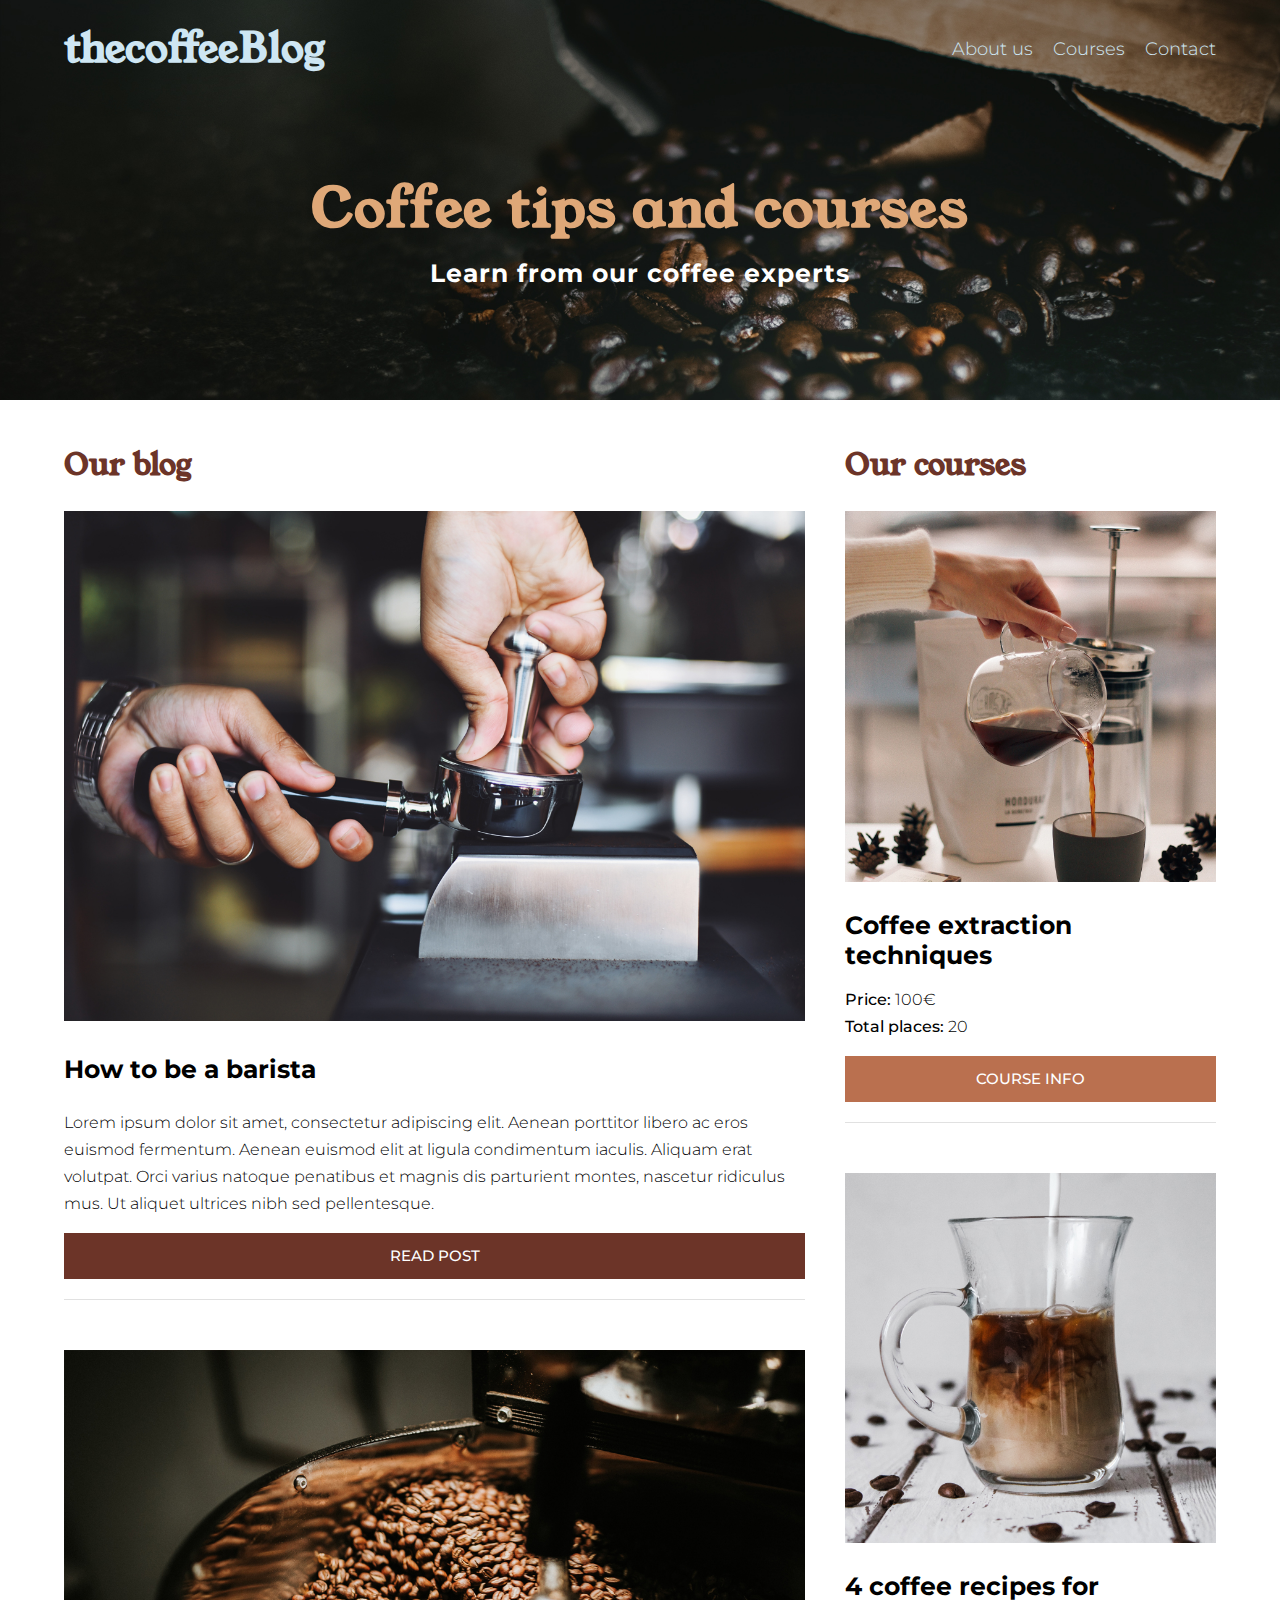
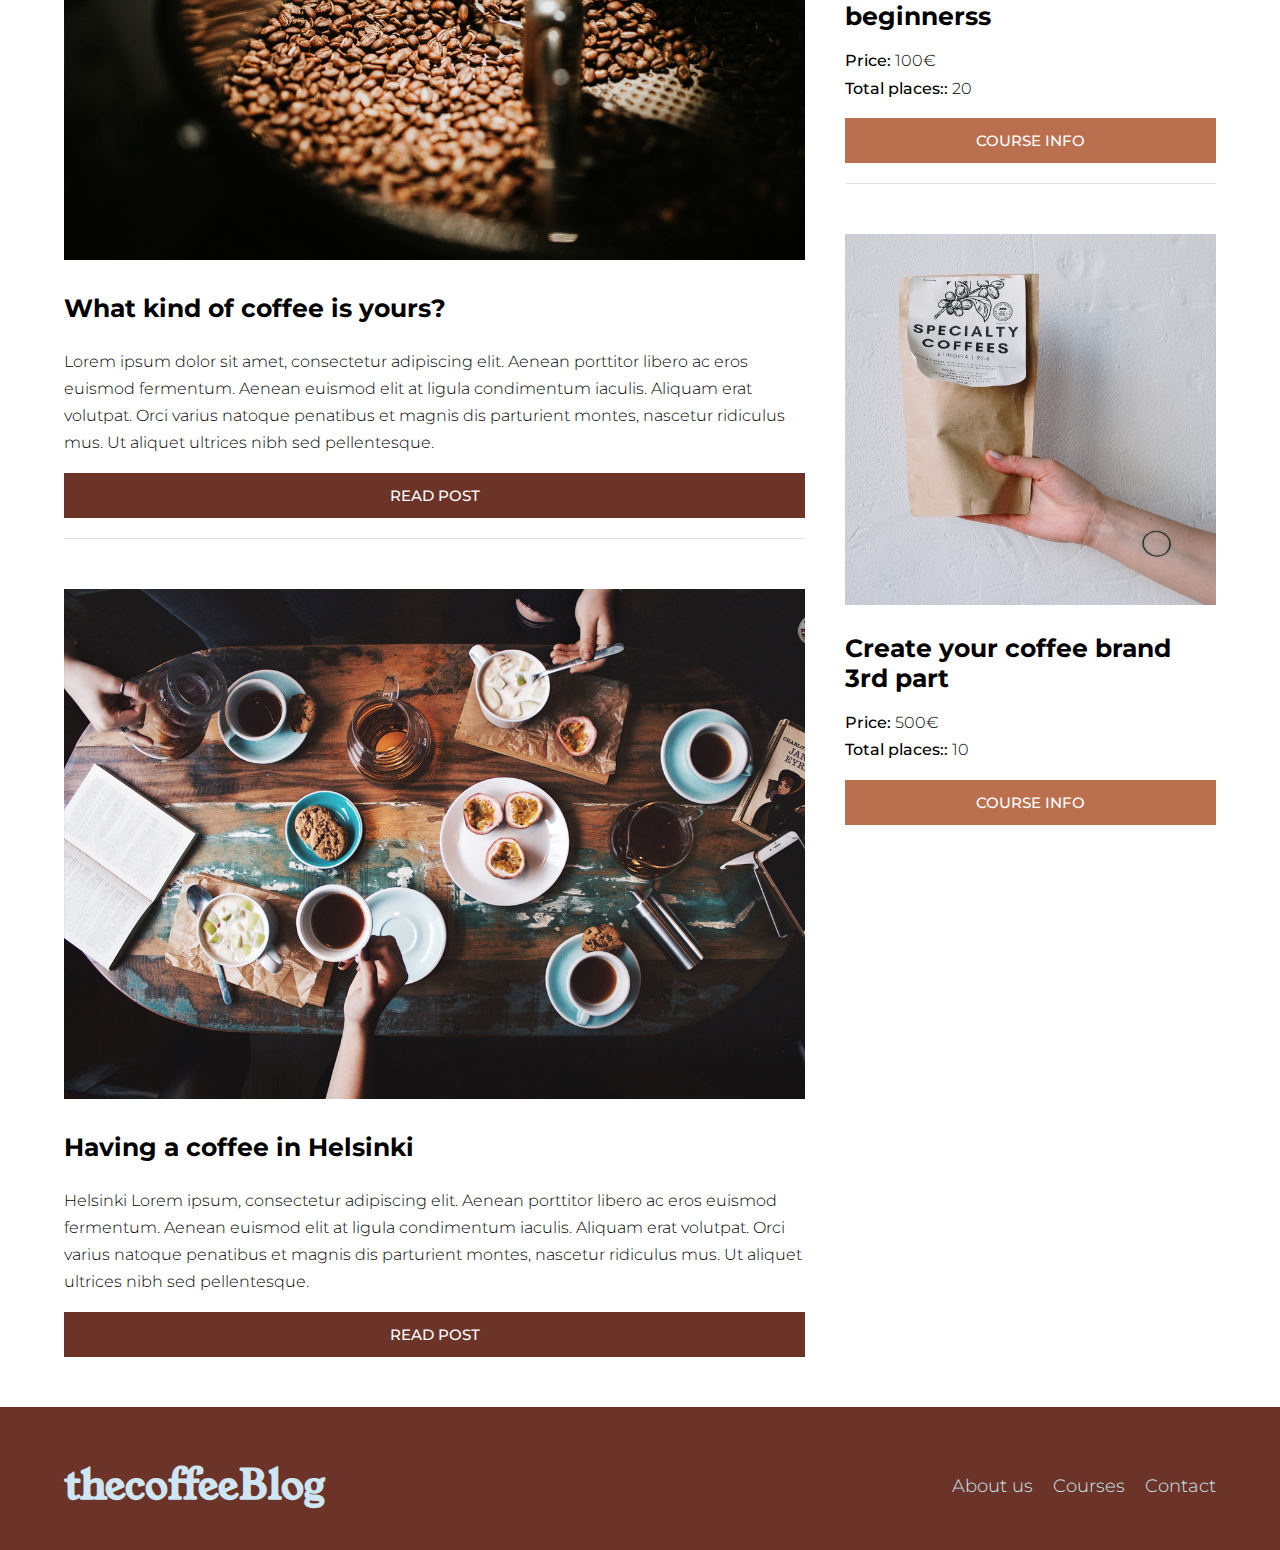
<file: index.html>
<!DOCTYPE html>
<html lang="en">
<head>
    <meta charset="UTF-8">
    <meta name="viewport" content="width=device-width, initial-scale=1.0">
    <title>CoffeBlog</title>
    <link rel="preload" href="css/normalize.css" as="style">
    <link rel="stylesheet" href="css/normalize.css">
    <link href="https://fonts.googleapis.com/css2?family=Montserrat:wght@300;500&family=Young+Serif&display=swap" rel="stylesheet">
    <link rel="preload" href="css/style.css" as="style">
    <link rel="stylesheet" href="css/style.css">
    
</head>
<body>
    <header class="header-index">

        <div class="container">
            <div class="bar">
                <a class="logo center-text" href="index.html">
                    <h1>thecoffeeBlog</h1>
                </a>

                <nav class="navigation">
                    <a href="aboutUs.html" class="navigation__link">About us</a>
                    <a href="courses.html" class="navigation__link">Courses</a>
                    <a href="contact.html" class="navigation__link">Contact</a>
                </nav>
            </div>
        </div>

        <div class="header__text">
            <h2 class="no-margin">Coffee tips<span class="line">and courses</span> </h2>
            <h3>Learn from our coffee experts</h3>
        </div>
    </header>

    <div class="container main-content">
        <main class="blog">
            <h4 class="sidebar__header">Our blog</h4>
<!--********** Article 1 **********-->
            <article class="post">
                <div class="post__image">
                    <img src="img/blog1b.jpg" alt="post1 image">
                </div>
                <div class="post__content">
                    <h3 class="post__header">How to be a barista</h3>
                    <p>Lorem ipsum dolor sit amet, consectetur adipiscing elit. Aenean porttitor libero ac eros 
                    euismod fermentum. Aenean euismod elit at ligula condimentum iaculis. Aliquam erat volutpat. 
                    Orci varius natoque penatibus et magnis dis parturient montes, nascetur ridiculus mus. 
                    Ut aliquet ultrices nibh sed pellentesque.</p>
                    <a href="post.html" class="button primary--button">Read post</a>
                </div>
            </article>
<!--********** Article 2 **********-->
            <article class="post">
                <div class="post__image">
                    <img src="img/blog2b.jpg" alt="post1 image">
                </div>
                <div class="post__content">
                    <h3 class="post__header">What kind of coffee is yours?</h3>
                    <p>Lorem ipsum dolor sit amet, consectetur adipiscing elit. Aenean porttitor libero ac eros 
                    euismod fermentum. Aenean euismod elit at ligula condimentum iaculis. Aliquam erat volutpat. 
                    Orci varius natoque penatibus et magnis dis parturient montes, nascetur ridiculus mus. 
                    Ut aliquet ultrices nibh sed pellentesque.</p>
                    <a href="post.html" class="button primary--button">Read post</a>
                </div>
            </article>
<!--********** Article 3 **********-->
            <article class="post">
                <div class="post__image">
                    <img src="img/blog3b.jpg" alt="post1 image">
                </div>
                <div class="post__content">
                    <h3 class="post__header">Having a coffee in Helsinki</h3>
                    <p>Helsinki Lorem ipsum, consectetur adipiscing elit. Aenean porttitor libero ac eros 
                    euismod fermentum. Aenean euismod elit at ligula condimentum iaculis. Aliquam erat volutpat. 
                    Orci varius natoque penatibus et magnis dis parturient montes, nascetur ridiculus mus. 
                    Ut aliquet ultrices nibh sed pellentesque.</p>
                    <a href="post.html" class="button primary--button">Read post</a>
                </div>
            </article>
        </main>
        <aside class="sidebar">
            <h4 class="sidebar__header">Our courses</h4>

            <ul class="courses no-padding">
<!--********** Course 1 **********-->
                <li class="widget-course">
                    <div class="courses__image">
                        <img src="img/widget_pic1.jpg" alt="post1 image">
                    </div>
                    <h3 class="no-margin">Coffee extraction techniques</h3>
                    <p class="widget-course__label--one">Price:
                        <span class="widget-course__info">100€</span>
                    </p>
                    <p class="widget-course__label--two">Total places:
                        <span class="widget-course__info">20</span>
                    </p>
                    <a href="post.html" class="button course--button">Course info</a>
                </li>
<!--********** Course 2 **********-->
                <li class="widget-course">
                    <div class="courses__image">
                        <img src="img/widget_pic2.jpg" alt="post1 image">
                    </div>
                    <h3 class="no-margin">4 coffee recipes for beginnerss</h3>
                    <p class="widget-course__label--one">Price:
                        <span class="widget-course__info">100€</span>
                    </p>
                    <p class="widget-course__label--two">Total places::
                        <span class="widget-course__info">20</span>
                    </p>
                    <a href="post.html" class="button course--button">Course info</a>
                </li>
<!--********** Course 3 **********-->
                <li class="widget-course">
                    <div class="courses__image">
                        <img src="img/widget_pic3.jpg" alt="post1 image">
                    </div>
                    <h3 class="no-margin">Create your coffee brand <br>3rd part</h3>
                    <p class="widget-course__label--one">Price:
                        <span class="widget-course__info">500€</span>
                    </p>
                    <p class="widget-course__label--two">Total places::
                        <span class="widget-course__info">10</span>
                    </p>
                    <a href="post.html" class="button course--button">Course info</a>
                </li>
            </ul>
        </aside>
    </div>
<!--********** footer **********-->
    <footer class="footer">
        <div class="container">
            <div class="bar">
                <a class="logo no-margin center-text" href="index.html">
                    <h1>thecoffeeBlog</h1>
                </a>

                <nav class="navigation">
                    <a href="aboutUs.html" class="navigation__link">About us</a>
                    <a href="courses.html" class="navigation__link">Courses</a>
                    <a href="contact.html" class="navigation__link">Contact</a>
                </nav>
            </div>
        </div>
    </footer>
</body>
</html>
</file>
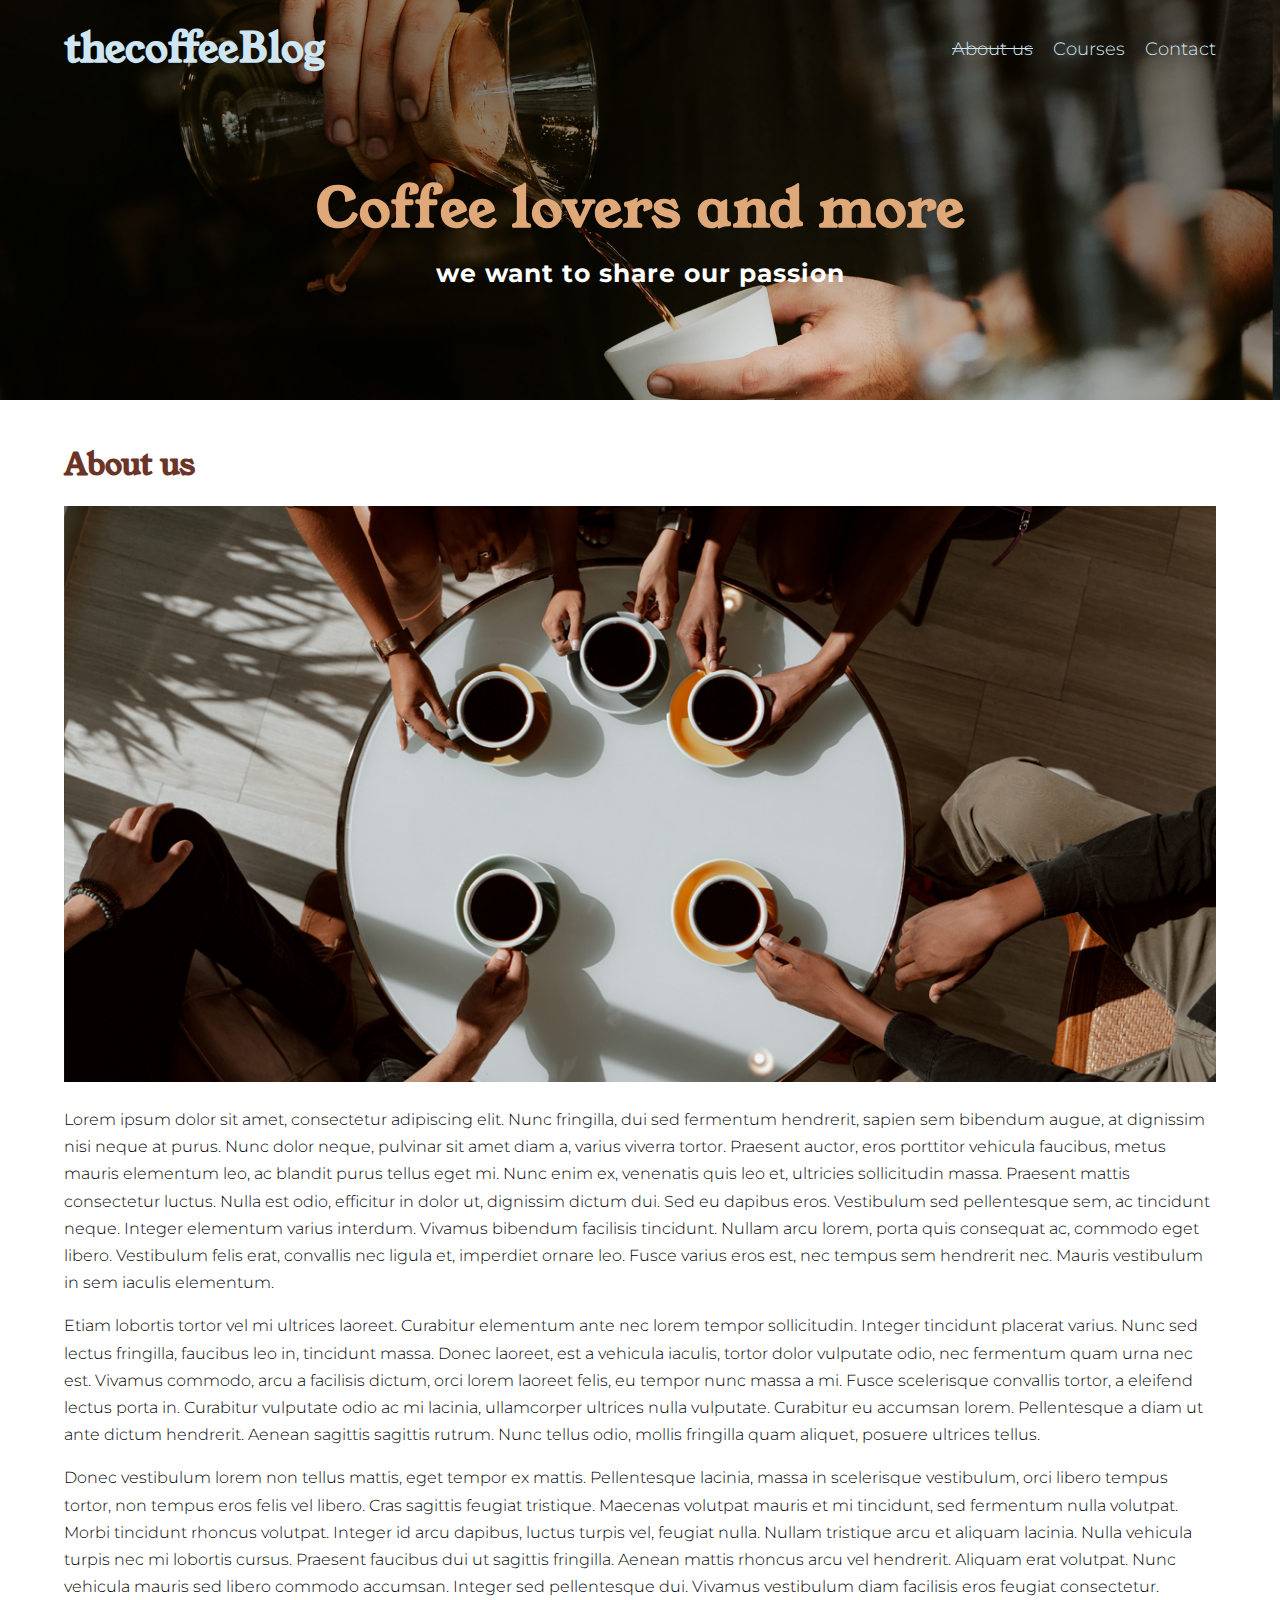
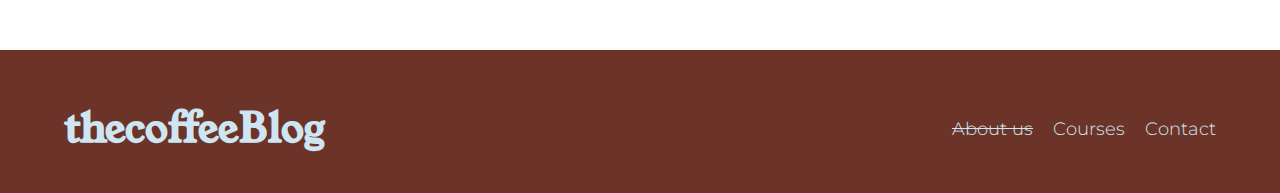
<file: aboutUs.html>
<!DOCTYPE html>
<html lang="en">
<head>
    <meta charset="UTF-8">
    <meta name="viewport" content="width=device-width, initial-scale=1.0">
    <title>CoffeBlog</title>
    <link rel="preload" href="css/normalize.css" as="style">
    <link rel="stylesheet" href="css/normalize.css">
    <link href="https://fonts.googleapis.com/css2?family=Montserrat:wght@300;500&family=Young+Serif&display=swap" rel="stylesheet">
    <link rel="preload" href="css/style.css" as="style">
    <link rel="stylesheet" href="css/style.css">
    
</head>
<body>
    <header class="header-about">

        <div class="container">
            <div class="bar">
                <a class="logo no-margin center-text" href="index.html">
                    <h1>thecoffeeBlog</h1>
                </a>

                <nav class="navigation">
                    <a href="aboutUs.html" class="navigation__link--active">About us</a>
                    <a href="courses.html" class="navigation__link">Courses</a>
                    <a href="contact.html" class="navigation__link">Contact</a>
                </nav>
            </div>
        </div>

        <div class="header__text">
            <h2 class="no-margin">Coffee lovers<span class="line">and more</span></h2>
            <h3>we want to share our passion</h3>
        </div>
    </header>

    <main class="container main-about">
        <h4 class="about-headline">About us</h4>

        <div class="about-us">
            <div class="about-us__image">
                <img src="img/nosotros2.jpg" alt="us image">
            </div>

            <div class="about-us__text">
                <p>Lorem ipsum dolor sit amet, consectetur adipiscing elit. Nunc fringilla, dui sed fermentum hendrerit, sapien sem
                bibendum augue, at dignissim nisi neque at purus. Nunc dolor neque, pulvinar sit amet diam a, varius viverra tortor.
                Praesent auctor, eros porttitor vehicula faucibus, metus mauris elementum leo, ac blandit purus tellus eget mi. Nunc
                enim ex, venenatis quis leo et, ultricies sollicitudin massa. Praesent mattis consectetur luctus. Nulla est odio,
                efficitur in dolor ut, dignissim dictum dui. Sed eu dapibus eros. Vestibulum sed pellentesque sem, ac tincidunt neque.
                Integer elementum varius interdum. Vivamus bibendum facilisis tincidunt. Nullam arcu lorem, porta quis consequat ac,
                commodo eget libero. Vestibulum felis erat, convallis nec ligula et, imperdiet ornare leo. Fusce varius eros est, nec
                tempus sem hendrerit nec. Mauris vestibulum in sem iaculis elementum.</p>
                
                <p>Etiam lobortis tortor vel mi ultrices laoreet. Curabitur elementum ante nec lorem tempor sollicitudin. Integer tincidunt
                placerat varius. Nunc sed lectus fringilla, faucibus leo in, tincidunt massa. Donec laoreet, est a vehicula iaculis,
                tortor dolor vulputate odio, nec fermentum quam urna nec est. Vivamus commodo, arcu a facilisis dictum, orci lorem
                laoreet felis, eu tempor nunc massa a mi. Fusce scelerisque convallis tortor, a eleifend lectus porta in. Curabitur
                vulputate odio ac mi lacinia, ullamcorper ultrices nulla vulputate. Curabitur eu accumsan lorem. Pellentesque a diam ut
                ante dictum hendrerit. Aenean sagittis sagittis rutrum. Nunc tellus odio, mollis fringilla quam aliquet, posuere
                ultrices tellus.</p>
                
                <p>Donec vestibulum lorem non tellus mattis, eget tempor ex mattis. Pellentesque lacinia, massa in scelerisque vestibulum,
                orci libero tempus tortor, non tempus eros felis vel libero. Cras sagittis feugiat tristique. Maecenas volutpat mauris
                et mi tincidunt, sed fermentum nulla volutpat. Morbi tincidunt rhoncus volutpat. Integer id arcu dapibus, luctus turpis
                vel, feugiat nulla. Nullam tristique arcu et aliquam lacinia. Nulla vehicula turpis nec mi lobortis cursus. Praesent
                faucibus dui ut sagittis fringilla. Aenean mattis rhoncus arcu vel hendrerit. Aliquam erat volutpat. Nunc vehicula
                mauris sed libero commodo accumsan. Integer sed pellentesque dui. Vivamus vestibulum diam facilisis eros feugiat
                consectetur.</p>
            </div>
        </div>
    </main>

    <footer class="footer">
        <div class="container">
            <div class="bar">
                <a class="logo no-margin center-text" href="index.html">
                    <h1>thecoffeeBlog</h1>
                </a>

                <nav class="navigation">
                    <a href="aboutUs.html" class="navigation__link--active">About us</a>
                    <a href="courses.html" class="navigation__link">Courses</a>
                    <a href="contact.html" class="navigation__link">Contact</a>
                </nav>
            </div>
        </div>
    </footer>
</body>
</html>
</file>
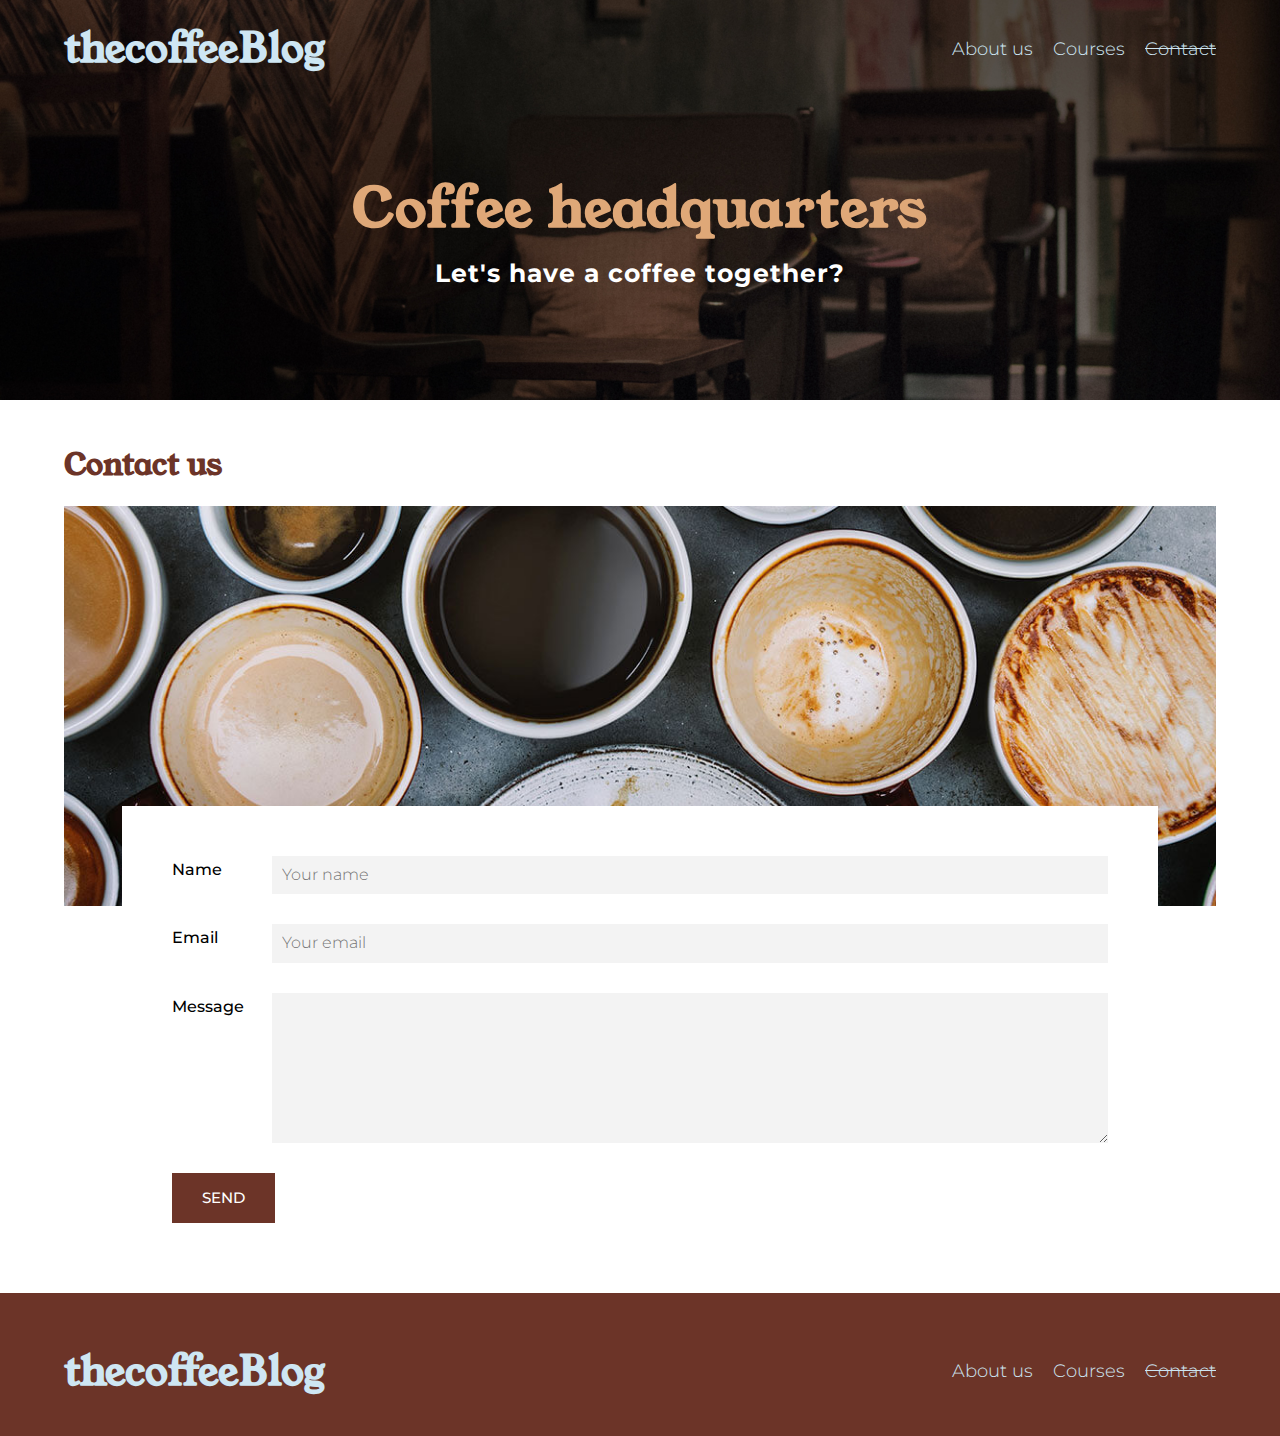
<file: contact.html>
<!DOCTYPE html>
<html lang="en">
<head>
    <meta charset="UTF-8">
    <meta name="viewport" content="width=device-width, initial-scale=1.0">
    <title>CoffeBlog</title>
    <link rel="preload" href="css/normalize.css" as="style">
    <link rel="stylesheet" href="css/normalize.css">
    <link href="https://fonts.googleapis.com/css2?family=Montserrat:wght@300;500&family=Young+Serif&display=swap" rel="stylesheet">
    <link rel="preload" href="css/style.css" as="style">
    <link rel="stylesheet" href="css/style.css">
    
</head>
<body>
    <header class="header-contact">

        <div class="container">
            <div class="bar">
                <a class="logo no-margin center-text" href="index.html">
                    <h1>thecoffeeBlog</h1>
                </a>

                <nav class="navigation">
                    <a href="aboutUs.html" class="navigation__link">About us</a>
                    <a href="courses.html" class="navigation__link">Courses</a>
                    <a href="contact.html" class="navigation__link--active">Contact</a>
                </nav>
            </div>
        </div>

        <div class="header__text">
            <h2 class="no-margin">Coffee headquarters</h2>
            <h3>Let's have a coffee together?</h3>
        </div>
    </header>

    <main class="container main-contact">
        <h4 class="contact-headline">Contact us</h4>

        <div class="contact-bg"></div>

<!--********** Formulary **********-->
        <form class="formulary">
            <div class="field">
                <label class="field__label" for="name">Name</label>
                <input
                    class="field__field" 
                    type="text" 
                    placeholder="Your name" 
                    id="name"
                >
            </div>
            <div class="field">
                <label class="field__label" for="email">Email</label>
                <input
                    class="field__field"
                    type="email" 
                    placeholder="Your email" 
                    id="email"
                >
            </div>
            <div class="field">
                <label class="field__label" for="message">Message</label>
                <textarea
                    class="field__field--textarea"
                    id="message"
                >
                </textarea>
            </div>
            <div class="send-button">
                <input
                    type="submit" 
                    value="Send" 
                    class="button primary--button"
                >
            </div>
        </form>

        
        </div>
    </main>

<!--********** Footer **********-->
    <footer class="footer">
        <div class="container">
            <div class="bar">
                <a class="logo no-margin center-text" href="index.html">
                    <h1>thecoffeeBlog</h1>
                </a>

                <nav class="footer__navigation">
                    <a href="aboutUs.html" class="navigation__link">About us</a>
                    <a href="courses.html" class="navigation__link">Courses</a>
                    <a href="contact.html" class="navigation__link--active">Contact</a>
                </nav>
            </div>
        </div>
    </footer>
</body>
</html>
</file>
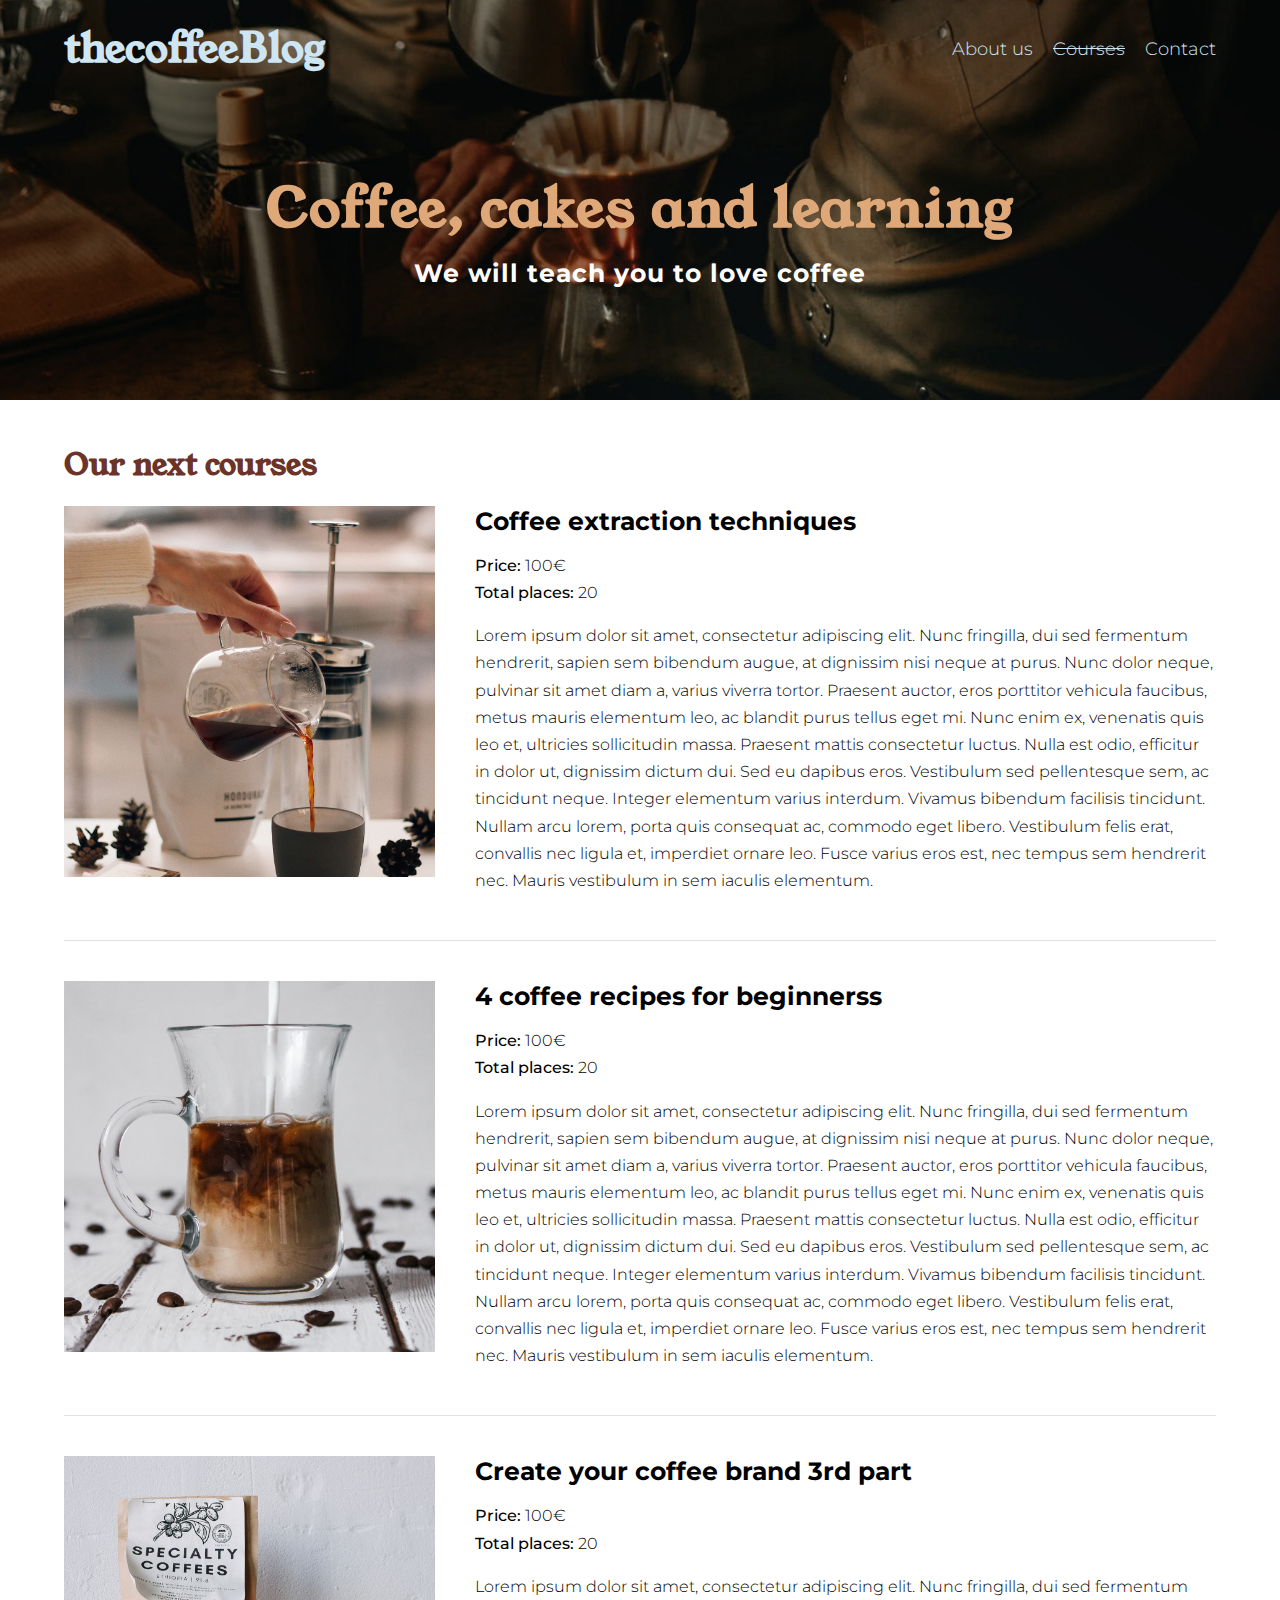
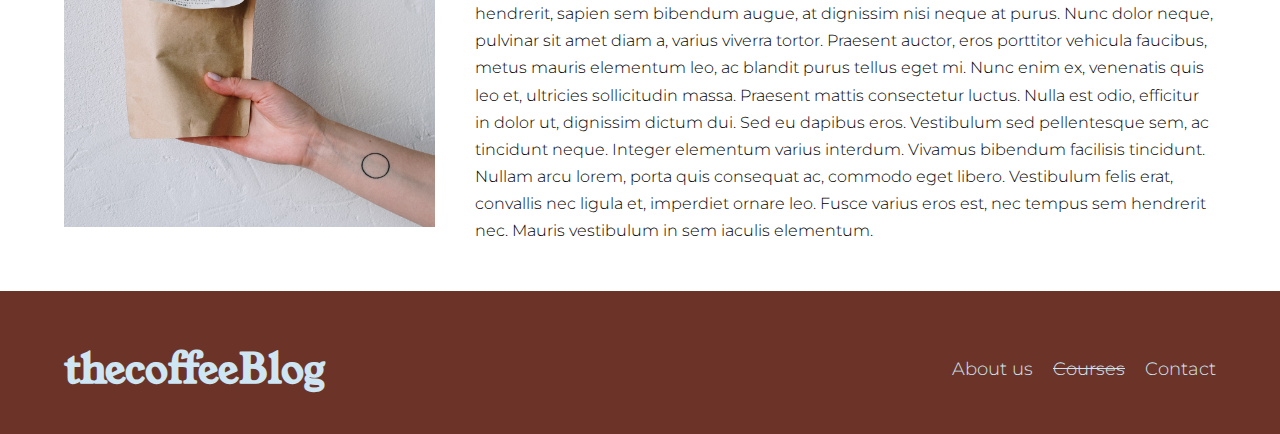
<file: courses.html>
<!DOCTYPE html>
<html lang="en">
<head>
    <meta charset="UTF-8">
    <meta name="viewport" content="width=device-width, initial-scale=1.0">
    <title>CoffeBlog</title>
    <link rel="preload" href="css/normalize.css" as="style">
    <link rel="stylesheet" href="css/normalize.css">
    <link href="https://fonts.googleapis.com/css2?family=Montserrat:wght@300;500&family=Young+Serif&display=swap" rel="stylesheet">
    <link rel="preload" href="css/style.css" as="style">
    <link rel="stylesheet" href="css/style.css">
    
</head>
<body>
    <header class="header-courses">

        <div class="container">
            <div class="bar">
                <a class="logo no-margin center-text" href="index.html">
                    <h1>thecoffeeBlog</h1>
                </a>

                <nav class="navigation">
                    <a href="aboutUs.html" class="navigation__link">About us</a>
                    <a href="courses.html" class="navigation__link--active">Courses</a>
                    <a href="contact.html" class="navigation__link">Contact</a>
                </nav>
            </div>
        </div>

        <div class="header__text">
            <h2 class="no-margin">Coffee, cakes<span class="line"> and learning</span> </h2>
            <h3>We will teach you to love coffee</h3>
        </div>
    </header>

    <main class="container main-courses">
        <h4 class="courses-headline">Our next courses</h4>
<!--********** Course 1 **********-->
        <div class="course">
            <div class="course__image">
                <img src="img/widget_pic1.jpg" alt="course image">
            </div>
            <div class="course__info">
                <h3 class="no-margin">Coffee extraction techniques</h3>
                <p class="widget-course__label--one">Price:
                    <span class="widget-course__info">100€</span>
                </p>
                <p class="widget-course__label--two">Total places:
                    <span class="widget-course__info">20</span>
                </p>
                <p class="course__description">
                    Lorem ipsum dolor sit amet, consectetur adipiscing elit. Nunc fringilla, dui sed fermentum hendrerit, sapien sem
                    bibendum augue, at dignissim nisi neque at purus. Nunc dolor neque, pulvinar sit amet diam a, varius viverra tortor.
                    Praesent auctor, eros porttitor vehicula faucibus, metus mauris elementum leo, ac blandit purus tellus eget mi. Nunc
                    enim ex, venenatis quis leo et, ultricies sollicitudin massa. Praesent mattis consectetur luctus. Nulla est odio,
                    efficitur in dolor ut, dignissim dictum dui. Sed eu dapibus eros. Vestibulum sed pellentesque sem, ac tincidunt neque.
                    Integer elementum varius interdum. Vivamus bibendum facilisis tincidunt. Nullam arcu lorem, porta quis consequat ac,
                    commodo eget libero. Vestibulum felis erat, convallis nec ligula et, imperdiet ornare leo. Fusce varius eros est, nec
                    tempus sem hendrerit nec. Mauris vestibulum in sem iaculis elementum.
                </p>
            </div>
        </div>
<!--********** Course 2 **********-->
        <div class="course">
            <div class="course__image">
                <img src="img/widget_pic2.jpg" alt="course image">
            </div>
            <div class="course__info">
                <h3 class="no-margin">4 coffee recipes for beginnerss</h3>
                <p class="widget-course__label--one">Price:
                    <span class="widget-course__info">100€</span>
                </p>
                <p class="widget-course__label--two">Total places:
                    <span class="widget-course__info">20</span>
                </p>
                <p class="course__description">
                    Lorem ipsum dolor sit amet, consectetur adipiscing elit. Nunc fringilla, dui sed fermentum hendrerit, sapien sem
                    bibendum augue, at dignissim nisi neque at purus. Nunc dolor neque, pulvinar sit amet diam a, varius viverra tortor.
                    Praesent auctor, eros porttitor vehicula faucibus, metus mauris elementum leo, ac blandit purus tellus eget mi. Nunc
                    enim ex, venenatis quis leo et, ultricies sollicitudin massa. Praesent mattis consectetur luctus. Nulla est odio,
                    efficitur in dolor ut, dignissim dictum dui. Sed eu dapibus eros. Vestibulum sed pellentesque sem, ac tincidunt neque.
                    Integer elementum varius interdum. Vivamus bibendum facilisis tincidunt. Nullam arcu lorem, porta quis consequat ac,
                    commodo eget libero. Vestibulum felis erat, convallis nec ligula et, imperdiet ornare leo. Fusce varius eros est, nec
                    tempus sem hendrerit nec. Mauris vestibulum in sem iaculis elementum.
                </p>
            </div>
        </div>
<!--********** Course 3 **********-->
        <div class="course">
            <div class="course__image">
                <img src="img/widget_pic3.jpg" alt="course image">
            </div>
            <div class="course__info">
                <h3 class="no-margin">Create your coffee brand
                3rd part</h3>
                <p class="widget-course__label--one">Price:
                    <span class="widget-course__info">100€</span>
                </p>
                <p class="widget-course__label--two">Total places:
                    <span class="widget-course__info">20</span>
                </p>
                <p class="course__description">
                    Lorem ipsum dolor sit amet, consectetur adipiscing elit. Nunc fringilla, dui sed fermentum hendrerit, sapien sem
                    bibendum augue, at dignissim nisi neque at purus. Nunc dolor neque, pulvinar sit amet diam a, varius viverra tortor.
                    Praesent auctor, eros porttitor vehicula faucibus, metus mauris elementum leo, ac blandit purus tellus eget mi. Nunc
                    enim ex, venenatis quis leo et, ultricies sollicitudin massa. Praesent mattis consectetur luctus. Nulla est odio,
                    efficitur in dolor ut, dignissim dictum dui. Sed eu dapibus eros. Vestibulum sed pellentesque sem, ac tincidunt neque.
                    Integer elementum varius interdum. Vivamus bibendum facilisis tincidunt. Nullam arcu lorem, porta quis consequat ac,
                    commodo eget libero. Vestibulum felis erat, convallis nec ligula et, imperdiet ornare leo. Fusce varius eros est, nec
                    tempus sem hendrerit nec. Mauris vestibulum in sem iaculis elementum.
                </p>
            </div>
        </div>
    </main>
<!--********** footer **********-->
    <footer class="footer">
        <div class="container">
            <div class="bar">
                <a class="logo no-margin center-text" href="index.html">
                    <h1>thecoffeeBlog</h1>
                </a>

                <nav class="navigation">
                    <a href="aboutUs.html" class="navigation__link">About us</a>
                    <a href="courses.html" class="navigation__link--active">Courses</a>
                    <a href="contact.html" class="navigation__link">Contact</a>
                </nav>
            </div>
        </div>
    </footer>
</body>
</html>
</file>
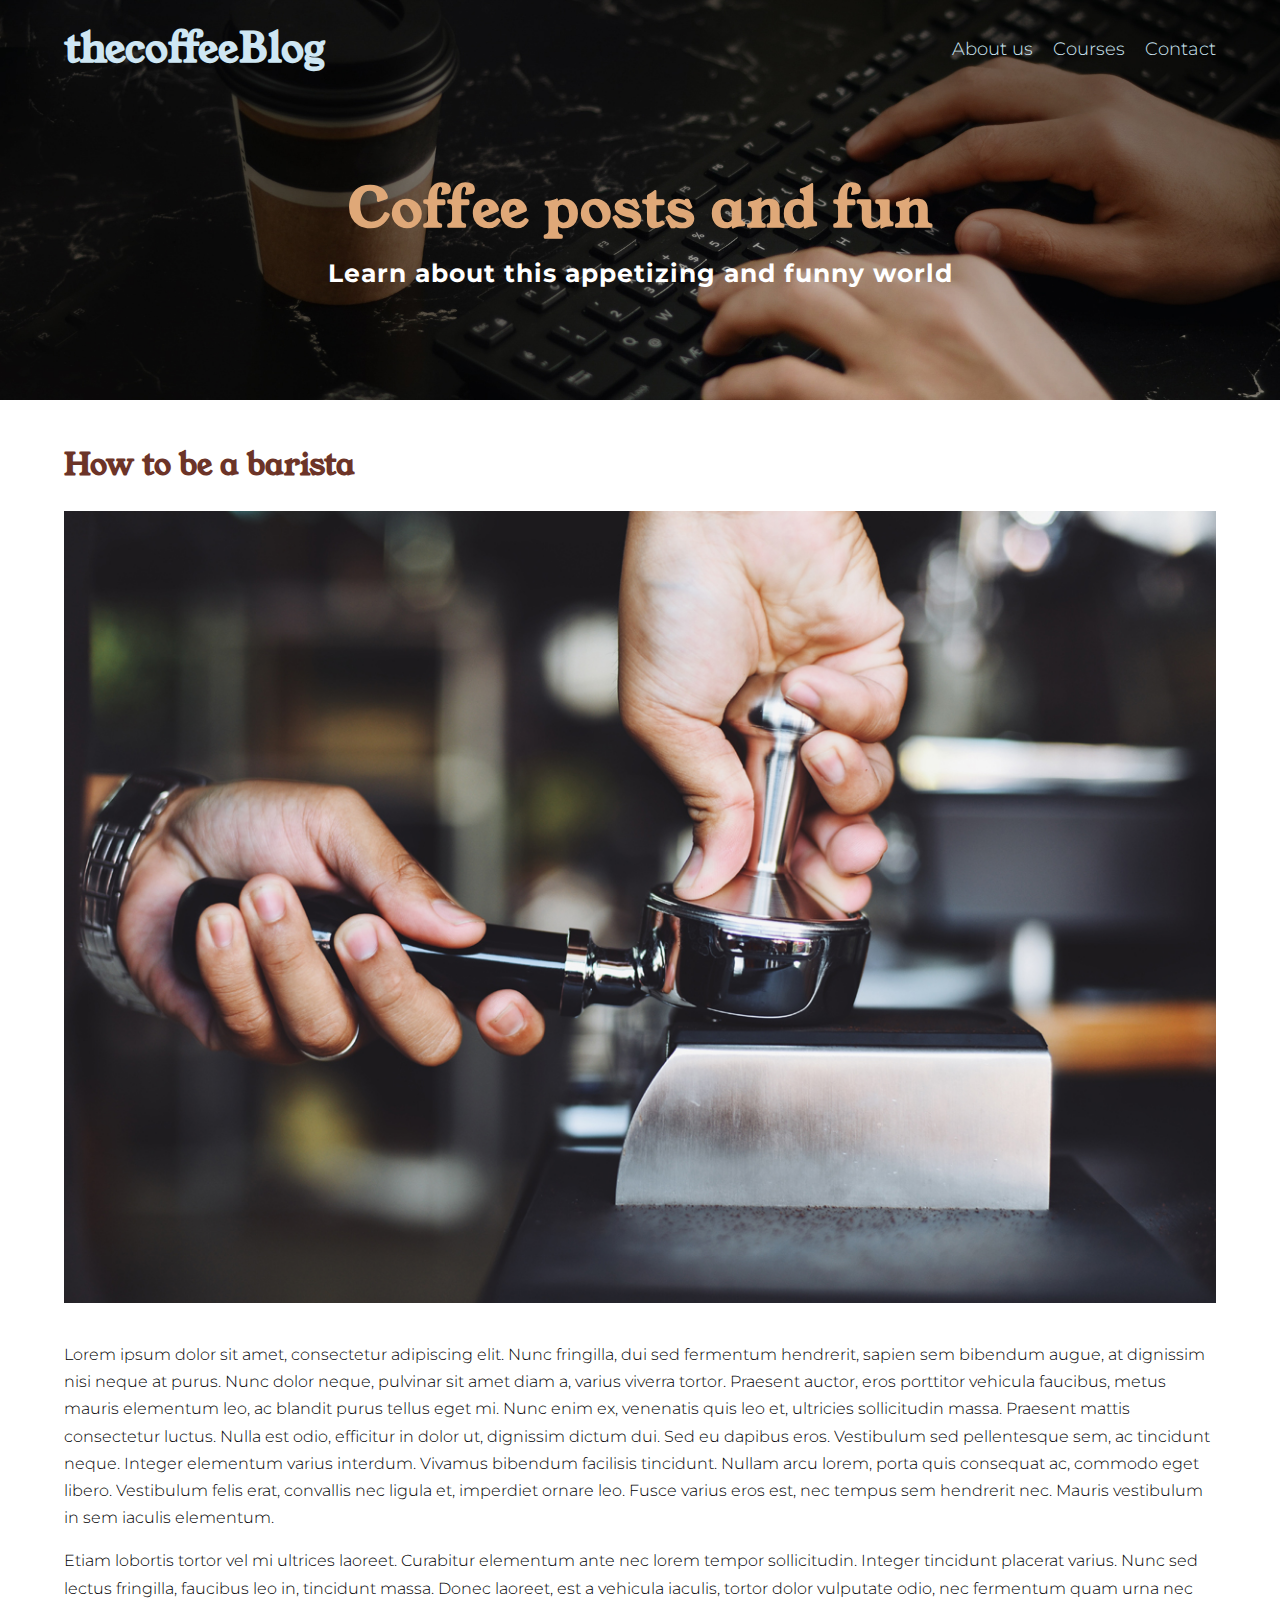
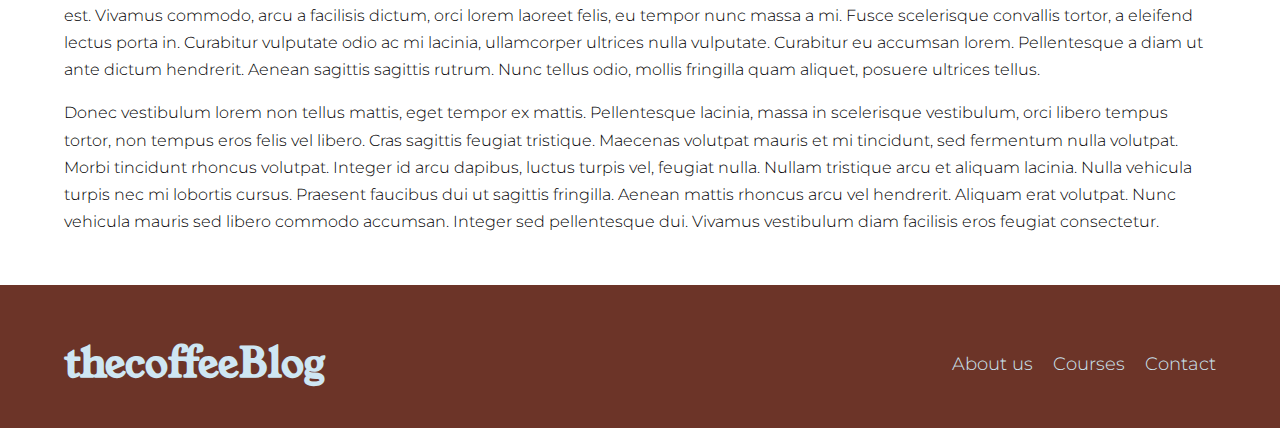
<file: post.html>
<!DOCTYPE html>
<html lang="en">
<head>
    <meta charset="UTF-8">
    <meta name="viewport" content="width=device-width, initial-scale=1.0">
    <title>CoffeBlog</title>
    <link rel="preload" href="css/normalize.css" as="style">
    <link rel="stylesheet" href="css/normalize.css">
    <link href="https://fonts.googleapis.com/css2?family=Montserrat:wght@300;500&family=Young+Serif&display=swap" rel="stylesheet">
    <link rel="preload" href="css/style.css" as="style">
    <link rel="stylesheet" href="css/style.css">
    
</head>
<body>
    <header class="header-post">

        <div class="container">
            <div class="bar">
                <a class="logo no-margin center-text" href="index.html">
                    <h1>thecoffeeBlog</h1>
                </a>

                <nav class="navigation">
                    <a href="aboutUs.html" class="navigation__link">About us</a>
                    <a href="courses.html" class="navigation__link">Courses</a>
                    <a href="contact.html" class="navigation__link">Contact</a>
                </nav>
            </div>
        </div>

        <div class="header__text">
            <h2 class="no-margin">Coffee posts<span class="line"> and fun</span> </h2>
            <h3>Learn about this appetizing and funny world</h3>
        </div>
    </header>

    <main class="container post">
        <h4 class="post-headline">How to be a barista</h4>

        <div class="post">
            <div class="post__image">
                <img src="img/blog1b.jpg" alt="us image">
            </div>

            <div class="post__text">
                <p>Lorem ipsum dolor sit amet, consectetur adipiscing elit. Nunc fringilla, dui sed fermentum hendrerit, sapien sem
                bibendum augue, at dignissim nisi neque at purus. Nunc dolor neque, pulvinar sit amet diam a, varius viverra tortor.
                Praesent auctor, eros porttitor vehicula faucibus, metus mauris elementum leo, ac blandit purus tellus eget mi. Nunc
                enim ex, venenatis quis leo et, ultricies sollicitudin massa. Praesent mattis consectetur luctus. Nulla est odio,
                efficitur in dolor ut, dignissim dictum dui. Sed eu dapibus eros. Vestibulum sed pellentesque sem, ac tincidunt neque.
                Integer elementum varius interdum. Vivamus bibendum facilisis tincidunt. Nullam arcu lorem, porta quis consequat ac,
                commodo eget libero. Vestibulum felis erat, convallis nec ligula et, imperdiet ornare leo. Fusce varius eros est, nec
                tempus sem hendrerit nec. Mauris vestibulum in sem iaculis elementum.</p>
                
                <p>Etiam lobortis tortor vel mi ultrices laoreet. Curabitur elementum ante nec lorem tempor sollicitudin. Integer tincidunt
                placerat varius. Nunc sed lectus fringilla, faucibus leo in, tincidunt massa. Donec laoreet, est a vehicula iaculis,
                tortor dolor vulputate odio, nec fermentum quam urna nec est. Vivamus commodo, arcu a facilisis dictum, orci lorem
                laoreet felis, eu tempor nunc massa a mi. Fusce scelerisque convallis tortor, a eleifend lectus porta in. Curabitur
                vulputate odio ac mi lacinia, ullamcorper ultrices nulla vulputate. Curabitur eu accumsan lorem. Pellentesque a diam ut
                ante dictum hendrerit. Aenean sagittis sagittis rutrum. Nunc tellus odio, mollis fringilla quam aliquet, posuere
                ultrices tellus.</p>
                
                <p>Donec vestibulum lorem non tellus mattis, eget tempor ex mattis. Pellentesque lacinia, massa in scelerisque vestibulum,
                orci libero tempus tortor, non tempus eros felis vel libero. Cras sagittis feugiat tristique. Maecenas volutpat mauris
                et mi tincidunt, sed fermentum nulla volutpat. Morbi tincidunt rhoncus volutpat. Integer id arcu dapibus, luctus turpis
                vel, feugiat nulla. Nullam tristique arcu et aliquam lacinia. Nulla vehicula turpis nec mi lobortis cursus. Praesent
                faucibus dui ut sagittis fringilla. Aenean mattis rhoncus arcu vel hendrerit. Aliquam erat volutpat. Nunc vehicula
                mauris sed libero commodo accumsan. Integer sed pellentesque dui. Vivamus vestibulum diam facilisis eros feugiat
                consectetur.</p>
            </div>
        </div>
    </main>

    <footer class="footer">
        <div class="container">
            <div class="bar">
                <a class="logo no-margin center-text" href="index.html">
                    <h1>thecoffeeBlog</h1>
                </a>

                <nav class="navigation">
                    <a href="aboutUs.html" class="navigation__link">About us</a>
                    <a href="courses.html" class="navigation__link">Courses</a>
                    <a href="contact.html" class="navigation__link">Contact</a>
                </nav>
            </div>
        </div>
    </footer>
</body>
</html>
</file>
<file: css/style.css>
:root {
    /* fonts */
    --fontHeading: 'Young Serif', serif;
    --fontHeadingText: 'Montserrat', sans-serif;
    --fontText: 'Montserrat', sans-serif;

    /* colors */
    --primary: #6C3428;
    --secundary: #BA704F;
    --tertiary: #DFA878;
    --quaternary: #CEE6F3;
    --black: #000000;
    --white: #ffffff;
    --gray: #e1e1e1;
    --gray2: #f3f3f3;
}

/********** Html **********/
html {
    box-sizing: border-box;
    font-size: 62.5%; /* 1 rem = 10px */
}

*, *:before, *:after {
    box-sizing: inherit; /* Hack para Box Model */
}

/********** Global **********/
body {
    font-family: var(--fontText);
    font-weight: 300;
    font-size: 1.6rem;
    line-height: 1.7;
}

.container {
    width: min(90%, 120rem);
    margin: 0 auto;
    }

a {
    text-decoration: none;
}

h1 {
    font-family: var(--fontHeading);
    font-size: 3.5rem;
    color: var(--quaternary);
}
@media (min-width: 768px) {
    h1 {
        font-family: var(--fontHeading);
        font-size: 4rem;
        color: var(--quaternary);
    }

}

h2 {
    font-family: var(--fontHeading);
    font-size: 4.5rem;
    line-height: 5rem;
    color: var(--tertiary);
}
@media (min-width: 768px) {
    h2 {
        font-family: var(--fontHeading);
        font-size: 5.5rem;
        color: var(--tertiary);
    }
}
@media (min-width: 1440px) {
    h2 {
        font-family: var(--fontHeading);
        font-size: 7rem;
        color: var(--tertiary);
    }
}

h3 {
    font-family: var(--fontHeadingText);
    font-size: 2rem;
    font-weight: 300px;
    line-height: 2.5rem;
}
@media (min-width: 768px) {
    h3 {
        font-family: var(--fontHeadingText);
        font-size: 2.5rem;
        font-weight: 300px;
        line-height: 3rem;
    }

}

h4 {
    font-family: var(--fontHeading);
    font-size: 3rem;
    color: var(--primary);
}
@media (min-width: 1440px) {
    h4 {
        font-family: var(--fontHeading);
        font-size: 4rem;
        color: var(--primary);
    }

}

img {
    max-width: 100%;
}

/********** Utilities **********/
.no-margin {
    margin: 0;
}
.no-padding {
    padding: 0;
}
.center-text {
    text-align: center;
}

/********** Header Index **********/
.header-index {
    background-image:url(../img/banner2.jpg);
    height: 400px;
    background-size: cover;
    background-attachment: no-repeat;
    background-position: center center;
}
@media (min-width: 768px) {
    .header-index {
        background-image:url(../img/banner2.jpg);
        height: 400px;
        background-size: cover;
        background-attachment: no-repeat;
        background-position: center center;
    }
}

.header__text {
    text-align: center;
    color: var(--white);
    margin-top: 5rem;
}
span.line::before { 
    content: '\A'; white-space: pre;
}
@media (min-width: 768px) {
    span.line::before { 
        content: '\A'; white-space: nowrap;
    }
}
@media (min-width: 768px) {
    .header__text {
        text-align: center;
        letter-spacing: 1px;
        font-weight: 100;
        color: var(--white);
        margin-top: 10rem;
    }
}

@media (min-width: 768px) {
    .bar {
        display: flex;
        justify-content: space-between;
        align-items: center;
        padding-top: 1.5rem;
    }
}

@media (min-width: 768px) {
    .navigation {
        display: flex;
        gap: 2rem;
    }

}

.navigation__link {
    display: block;
    text-align: center;
    font-size: 1.8rem;
    color: var(--quaternary);
}
@media (min-width: 1440px) {
    .navigation__link {
            display: block;
            text-align: center;
            font-size: 1.8rem;
            color: var(--quaternary);
            transition: background-color 1s ease;
        }
}
@media (min-width: 1440px) {
    .navigation__link:hover {
            color: var(--tertiary);
        }
}
.navigation__link--active {
    display: block;
    cursor: none;
    color: var(--quaternary);
    text-align: center;
    font-size: 1.8rem;
    text-decoration: line-through;
}

/********** Header About us **********/
.header-about {
    background-image:url(../img/banner3.jpg);
    height: 400px;
    background-size: cover;
    background-attachment: no-repeat;
    background-position: center center;
}

@media (min-width: 768px) {
    .header-about {
        background-image:url(../img/banner3.jpg);
        height: 400px;
        background-size: cover;
        background-attachment: no-repeat;
        background-position: center center;
    }
}

/********** Header Courses **********/
.header-courses {
    background-image:url(../img/banner4.jpg);
    height: 400px;
    background-size: cover;
    background-attachment: no-repeat;
    background-position: center center;
}

@media (min-width: 768px) {
    .header-courses {
        background-image:url(../img/banner4.jpg);
        height: 400px;
        background-size: cover;
        background-attachment: no-repeat;
        background-position: center center;
    }
}

/********** Header Post **********/
.header-post {
    background-image:url(../img/banner5.jpg);
    height: 400px;
    background-size: cover;
    background-attachment: no-repeat;
    background-position: center center;
}

@media (min-width: 768px) {
    .header-post {
        background-image:url(../img/banner5.jpg);
        height: 400px;
        background-size: cover;
        background-attachment: no-repeat;
        background-position: center center;
    }
}

/********** Header Contact **********/
.header-contact {
    background-image:url(../img/banner6.jpg);
    height: 400px;
    background-size: cover;
    background-attachment: no-repeat;
    background-position: center center;
}

@media (min-width: 768px) {
    .header-contact {
        background-image:url(../img/banner6.jpg);
        height: 400px;
        background-size: cover;
        background-attachment: no-repeat;
        background-position: center center;
    }
}

/********** Main **********/
@media (min-width: 768px) {
    .main-content {
        display: grid;
        grid-template-columns: 2fr 1fr;
        column-gap: 4rem;
    }
}

@media (min-width: 1440px) {
    .post__header {
        color: var(--black);
        font-size: 3rem;
        margin-top: 2;
        margin-bottom: 0;
    }
}

.post {
    border-bottom: 1.5px solid var(--gray);
    margin-bottom: 5rem;
}
.post:first-of-type {
    margin-top: 2rem;
}
.post:last-of-type {
    border: none;
}

.button {
    display: block;
    font-family: var(--fontHeadingText);
    font-weight: 500;
    color: var(--white);
    text-align: center;
    padding: 1rem 3rem;
    font-size: 1.5rem;
    text-transform: uppercase;
    margin-bottom: 2rem;
    border: none;
}
@media (min-width: 1440px) {
    .button {
        display: inline-block;
    }

}

.button:hover {
    cursor: pointer;
}

.primary--button {
    background-color: var(--primary);
    transition: background-color 1s ease;
}
.primary--button:hover {
    background-color: var(--secundary);
}

/********** Sidebar **********/
.sidebar__header {
    margin-bottom: 0;
}

.courses {
    list-style: none;
    margin-top: 2rem;
}

.widget-course {
    border-bottom: 1.5px solid var(--gray);
    margin-bottom: 5rem;
}
.widget-course:last-of-type {
    border-bottom: none;
    margin-bottom: 5rem;
}
.widget-course__label--one {
    font-family: var(--fontText);
    font-weight: 500;
    margin-bottom: 0;
}
.widget-course__label--two {
    font-family: var(--fontText);
    font-weight: 500;
    margin-top: 0;
}
.widget-course__info {
    font-weight: 300;
}

.courses__image {
    margin-bottom: 2rem;
}

.course--button {
    background-color: var(--secundary);
    transition: background-color 1s ease;
}
.course--button:hover {
    background-color: var(--primary);
}

/********** About us **********/
.about-headline {
    margin-bottom: 1.5rem;
}

@media (min-width: 1440px) {
    .about-us {
    display: block;
    align-content: center;
    }
}
@media (min-width: 1440px) {
    .about-us__image {
        max-width:100%;
    }
}

.about-us__text {
    margin: 1.5rem 0 5rem 0;
}

/********** Courses **********/
.courses-headline {
    margin-bottom: 1.5rem;
}

.course {
    padding: 4rem 0 3rem 0;
    border-bottom: 1.5px solid var(--gray);
}
.course:first-of-type {
    padding-top: 0;
}
.course:last-of-type {
    border: none;
}
@media (min-width: 768px) {
    .course {
        display: grid;
        grid-template-columns: 1fr 2fr;
        column-gap: 4rem;
    }
}

/********** Post **********/
.post-headline {
    margin-bottom: 1.5rem;
}
.post__text {
    margin-top: 3rem;
}

/********** Contact **********/
.contact-bg {
    background-image: url(../img/contacto.jpg);
    height: 40rem;
    background-size: cover;
}
.contact-headline {
    margin-bottom: 1.5rem;
}

.formulary {
    background-color: var(--white);
    margin: -20rem auto 0 auto;
    width: 90%;
    padding: 0.5rem;
}

@media (min-width: 768px) {
    .formulary {
            background-color: var(--white);
            margin: -10rem auto 0 auto;
            width: 90%;
            padding: 3rem;
        }

}

.field {
    display: grid;
    grid-template-rows: 1fr;
    margin: 2rem;
}

@media (min-width: 768px) {
    .field {
            display: flex;
            margin-bottom: 3rem;
            gap: 1rem;
        }
}

.field__label {
    flex: 0 0 9rem;
    font-weight: 500;
}

.field__label:hover {
    cursor: pointer;
}
.field__field {
    flex: 1;
    background-color: var(--gray2);
    border: none;
    font-weight: 300;
    padding: 1rem;
}

.placeholder {
    padding: 2rem;
    font-weight: 300;
}

.field__field--textarea {
    flex: 1;
    height: 15rem;
    background-color: var(--gray2);
    border: none;
}

.send-button {
    display: grid;
    grid-template-rows: 1fr;
    margin: 2rem;
    height: 7rem;
}

@media (min-width: 768px) {
    .send-button {
        display: flex;
        gap: 1rem;
        align-self:flex-end;
    }
}




/********** Footer **********/

.footer {
    background-color: var(--primary);
    padding: 3rem 0;
}

.footer__navigation {
    display: block;
}

@media (min-width: 768px) {
    .footer__navigation {
        display: flex;
        gap: 2rem;
    }

}
</file>
